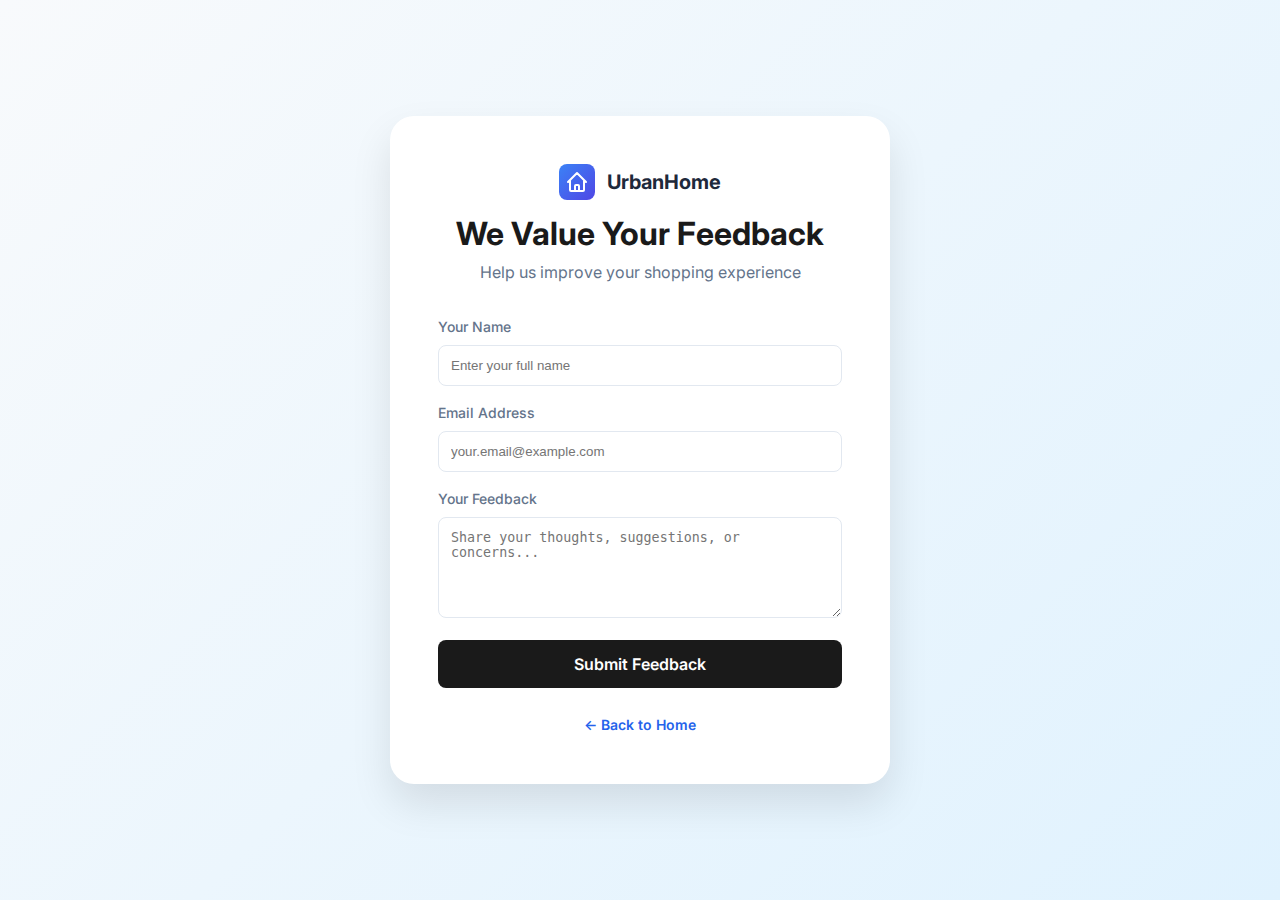
<file: feedback.html>
<!DOCTYPE html>
<html lang="en">
<head>
    <meta charset="UTF-8">
    <meta name="viewport" content="width=device-width, initial-scale=1.0">
    <title>Feedback - UrbanHome Essentials</title>
    <link href="https://fonts.googleapis.com/css2?family=Inter:wght@300;400;500;600;700;800&display=swap" rel="stylesheet">
    <link rel="stylesheet" href="style.css">
    <style>
        .feedback-container {
            min-height: 100vh;
            display: flex;
            align-items: center;
            justify-content: center;
            background: linear-gradient(135deg, #f8fafc, #e0f2fe);
            padding: 2rem;
        }
        .feedback-card {
            background: white;
            border-radius: 1.5rem;
            box-shadow: 0 20px 40px rgba(0,0,0,0.1);
            padding: 3rem;
            max-width: 500px;
            width: 100%;
        }
        .feedback-header {
            text-align: center;
            margin-bottom: 2rem;
        }
        .feedback-header h1 {
            font-size: 2rem;
            color: var(--primary);
            margin-bottom: 0.5rem;
        }
        .feedback-header p {
            color: var(--muted);
        }
        .success-message {
            display: none;
            background: #d1fae5;
            color: #065f46;
            padding: 1rem;
            border-radius: 0.5rem;
            margin-bottom: 1.5rem;
            text-align: center;
            font-weight: 600;
        }
        .success-message.show {
            display: block;
        }
    </style>
</head>
<body>
    <div class="feedback-container">
        <div class="feedback-card fade-in visible">
            <div class="feedback-header">
                <div class="logo" style="justify-content: center; margin-bottom: 1rem;">
                    <div class="logo-icon">
                        <svg class="icon" viewBox="0 0 24 24">
                            <path stroke-linecap="round" stroke-linejoin="round" d="M3 12l2-2m0 0l7-7 7 7M5 10v10a1 1 0 001 1h3m10-11l2 2m-2-2v10a1 1 0 01-1 1h-3m-6 0a1 1 0 001-1v-4a1 1 0 011-1h2a1 1 0 011 1v4a1 1 0 001 1m-6 0h6" />
                        </svg>
                    </div>
                    <span>UrbanHome</span>
                </div>
                <h1>We Value Your Feedback</h1>
                <p>Help us improve your shopping experience</p>
            </div>

            <div id="success-msg" class="success-message">
                ✓ Thank you! Your feedback has been submitted successfully.
            </div>

            <form id="feedback-form" onsubmit="handleFeedback(event)">
                <div class="form-group">
                    <label class="form-label">Your Name</label>
                    <input type="text" id="user-name" class="form-input" placeholder="Enter your full name" required>
                </div>

                <div class="form-group">
                    <label class="form-label">Email Address</label>
                    <input type="email" id="user-email" class="form-input" placeholder="your.email@example.com" required>
                </div>

                <div class="form-group">
                    <label class="form-label">Your Feedback</label>
                    <textarea id="user-feedback" class="form-input" rows="5" placeholder="Share your thoughts, suggestions, or concerns..." required style="resize: vertical;"></textarea>
                </div>

                <button type="submit" class="btn btn-primary w-full">
                    Submit Feedback
                </button>
            </form>

            <div style="text-align: center; margin-top: 1.5rem;">
                <a href="index.html" style="color: var(--brand); font-weight: 600; font-size: 0.875rem;">
                    ← Back to Home
                </a>
            </div>
        </div>
    </div>

    <script>
        function handleFeedback(e) {
            e.preventDefault();
            
            const name = document.getElementById('user-name').value;
            const email = document.getElementById('user-email').value;
            const feedback = document.getElementById('user-feedback').value;

            // Store feedback in localStorage
            const feedbackData = {
                name: name,
                email: email,
                feedback: feedback,
                date: new Date().toISOString()
            };

            // Get existing feedback or create new array
            let allFeedback = JSON.parse(localStorage.getItem('urban_feedback')) || [];
            allFeedback.push(feedbackData);
            localStorage.setItem('urban_feedback', JSON.stringify(allFeedback));

            // Show success message
            document.getElementById('success-msg').classList.add('show');
            
            // Reset form
            document.getElementById('feedback-form').reset();

            // Hide success message after 5 seconds
            setTimeout(() => {
                document.getElementById('success-msg').classList.remove('show');
            }, 5000);
        }
    </script>
</body>
</html>
</file>
<file: style.css>
:root {
	--primary: #1a1a1a;
	--brand: #2563eb;
	--brand-dark: #1e3a8a;
	--text: #1e293b;
	--muted: #64748b;
	--light: #f8fafc;
	--border: #e2e8f0;
	--radius: 0.75rem;
	--container: 1280px;
}
* { box-sizing: border-box; margin: 0; padding: 0; }
html { scroll-behavior: smooth; }
body { font-family: 'Inter', sans-serif; color: var(--text); line-height: 1.5; display: flex; flex-direction: column; min-height: 100vh; position: relative; }
a { text-decoration: none; color: inherit; transition: 0.2s; }
button { font: inherit; cursor: pointer; border: none; background: none; }
img { max-width: 100%; display: block; }
h1, h2, h3, h4, h5 { line-height: 1.1; font-weight: 700; }
.hidden { display: none !important; }

/* --- UTILITIES --- */
.container { max-width: var(--container); margin: 0 auto; padding: 0 1.5rem; }
.flex { display: flex; }
.items-center { align-items: center; }
.justify-between { justify-content: space-between; }
.justify-center { justify-content: center; }
.flex-col { flex-direction: column; }
.text-center { text-align: center; }
.gap-2 { gap: 0.5rem; } .gap-4 { gap: 1rem; }
.mb-2 { margin-bottom: 0.5rem; } .mb-4 { margin-bottom: 1rem; } .mb-8 { margin-bottom: 2rem; }
.mt-4 { margin-top: 1rem; }
.text-brand { color: var(--brand); } .text-muted { color: var(--muted); } .text-white { color: white; }
.text-sm { font-size: 0.875rem; } .text-lg { font-size: 1.125rem; } .font-bold { font-weight: 700; }
.bg-light { background-color: var(--light); }
.w-full { width: 100%; }
        
/* --- ANIMATIONS --- */
.fade-in { opacity: 0; transform: translateY(20px); transition: 0.6s ease-out; }
.fade-in.visible { opacity: 1; transform: translateY(0); }

/* --- COMPONENTS --- */
.btn { display: inline-flex; align-items: center; justify-content: center; padding: 0.75rem 1.5rem; border-radius: 0.5rem; font-weight: 600; gap: 0.5rem; transition: 0.2s; }
.btn-primary { background: var(--primary); color: white; }
.btn-primary:hover { background: #333; transform: translateY(-1px); }
.btn-outline { border: 1px solid var(--border); background: white; }
.btn-outline:hover { background: var(--light); }
.btn-danger { background: #fee2e2; color: #dc2626; }
.btn-danger:hover { background: #fecaca; }
        
.card { background: white; border: 1px solid var(--border); border-radius: var(--radius); overflow: hidden; transition: 0.3s; }
.card:hover { box-shadow: 0 10px 15px -3px rgba(0,0,0,0.1); transform: translateY(-4px); }
        
.icon { width: 24px; height: 24px; stroke: currentColor; fill: none; stroke-width: 2; }
.icon-sm { width: 16px; height: 16px; }

/* --- LAYOUTS --- */
.grid-2 { display: grid; grid-template-columns: 1fr; gap: 2rem; }
.grid-3 { display: grid; grid-template-columns: 1fr; gap: 1.5rem; }
.grid-4 { display: grid; grid-template-columns: 1fr; gap: 1.5rem; }
@media (min-width: 640px) {
	.grid-2 { grid-template-columns: 1fr 1fr; }
	.grid-3 { grid-template-columns: repeat(3, 1fr); }
	.grid-4 { grid-template-columns: repeat(2, 1fr); }
}
@media (min-width: 1024px) {
	.grid-4 { grid-template-columns: repeat(4, 1fr); }
}

/* --- NAVBAR --- */
.navbar { position: fixed; top: 0; width: 100%; height: 80px; background: rgba(255,255,255,0.95); backdrop-filter: blur(10px); border-bottom: 1px solid var(--border); z-index: 100; display: flex; align-items: center; }
.logo { display: flex; align-items: center; gap: 0.75rem; cursor: pointer; font-weight: 700; font-size: 1.25rem; }
.logo-icon { width: 36px; height: 36px; background: linear-gradient(135deg, #3b82f6, #4f46e5); border-radius: 8px; color: white; display: flex; align-items: center; justify-content: center; }
.nav-links { display: flex; gap: 2rem; }
.nav-links a:hover { color: var(--brand); }
.cart-btn { position: relative; }
.cart-badge { position: absolute; top: -5px; right: -5px; background: var(--brand); color: white; font-size: 0.7rem; width: 18px; height: 18px; border-radius: 50%; display: flex; align-items: center; justify-content: center; font-weight: 700; border: 2px solid white; transition: 0.3s; transform: scale(0); }
.cart-badge.show { transform: scale(1); }
        
.mobile-toggle { display: none; }
@media (max-width: 768px) { .nav-links { display: none; } .mobile-toggle { display: block; } }
.mobile-menu { position: absolute; top: 80px; left: 0; width: 100%; background: white; border-bottom: 1px solid var(--border); padding: 1rem; display: none; }
.mobile-menu.open { display: block; }
.mobile-link { display: block; padding: 0.75rem; border-radius: 0.5rem; }
.mobile-link:hover { background: var(--light); color: var(--brand); }

/* --- CART DRAWER --- */
.cart-overlay { position: fixed; inset: 0; background: rgba(0,0,0,0.5); z-index: 200; opacity: 0; pointer-events: none; transition: 0.3s; }
.cart-overlay.open { opacity: 1; pointer-events: auto; }
.cart-drawer { position: fixed; top: 0; right: 0; width: 100%; max-width: 400px; height: 100%; background: white; z-index: 201; transform: translateX(100%); transition: 0.3s cubic-bezier(0.4, 0, 0.2, 1); box-shadow: -5px 0 25px rgba(0,0,0,0.1); display: flex; flex-direction: column; }
.cart-drawer.open { transform: translateX(0); }
.cart-header { padding: 1.5rem; border-bottom: 1px solid var(--border); display: flex; justify-content: space-between; align-items: center; }
.cart-body { flex: 1; overflow-y: auto; padding: 1.5rem; }
.cart-footer { padding: 1.5rem; border-top: 1px solid var(--border); background: var(--light); }
.cart-item { display: flex; gap: 1rem; margin-bottom: 1.5rem; align-items: center; }
.cart-item img { width: 60px; height: 60px; object-fit: cover; border-radius: 0.5rem; }
.cart-item-info { flex: 1; }
.cart-total-row { display: flex; justify-content: space-between; font-size: 1.25rem; font-weight: 700; margin-bottom: 1rem; }

/* --- PAYMENT MODAL --- */
.modal-overlay { position: fixed; inset: 0; background: rgba(0,0,0,0.6); z-index: 300; display: flex; align-items: center; justify-content: center; padding: 1rem; opacity: 0; pointer-events: none; transition: 0.3s; backdrop-filter: blur(4px); }
.modal-overlay.open { opacity: 1; pointer-events: auto; }
.modal { background: white; width: 100%; max-width: 500px; border-radius: 1rem; box-shadow: 0 25px 50px -12px rgba(0,0,0,0.25); overflow: hidden; transform: scale(0.95); transition: 0.3s; }
.modal-overlay.open .modal { transform: scale(1); }
.modal-header { padding: 1.5rem; border-bottom: 1px solid var(--border); display: flex; justify-content: space-between; align-items: center; background: var(--light); }
.modal-body { padding: 2rem; }
.payment-options { display: flex; gap: 1rem; margin-bottom: 1.5rem; }
.payment-option { flex: 1; border: 2px solid var(--border); border-radius: 0.5rem; padding: 1rem; text-align: center; cursor: pointer; transition: 0.2s; }
.payment-option.active { border-color: var(--brand); background: #eff6ff; color: var(--brand); }
.form-group { margin-bottom: 1rem; }
.form-label { display: block; font-size: 0.875rem; font-weight: 500; margin-bottom: 0.5rem; color: var(--muted); }
.form-input { width: 100%; padding: 0.75rem; border: 1px solid var(--border); border-radius: 0.5rem; outline: none; transition: 0.2s; }
.form-input:focus { border-color: var(--brand); box-shadow: 0 0 0 3px rgba(37, 99, 235, 0.1); }
.loading-spinner { border: 3px solid #f3f3f3; border-top: 3px solid var(--brand); border-radius: 50%; width: 20px; height: 20px; animation: spin 1s linear infinite; display: none; }
@keyframes spin { 0% { transform: rotate(0deg); } 100% { transform: rotate(360deg); } }

/* --- HERO --- */
.hero { padding: 140px 0 80px; background: linear-gradient(to bottom, var(--light), white); }
.hero h1 { font-size: 2.5rem; margin-bottom: 1rem; color: var(--primary); }
@media (min-width: 768px) { .hero h1 { font-size: 3.5rem; } }
.hero h1 span { background: -webkit-linear-gradient(45deg, var(--brand), #4f46e5); -webkit-background-clip: text; -webkit-text-fill-color: transparent; }
.hero-img { width: 100%; border-radius: 1.5rem; box-shadow: 0 10px 25px -5px rgba(0,0,0,0.1); }

/* --- SECTIONS --- */
.section { padding: 5rem 0; }
.section-header { display: flex; justify-content: space-between; align-items: end; margin-bottom: 3rem; }
.benefit-card { display: flex; align-items: center; gap: 1rem; }
.benefit-icon { width: 48px; height: 48px; background: var(--light); color: var(--brand); border-radius: 50%; display: flex; align-items: center; justify-content: center; flex-shrink: 0; }

/* --- CATEGORIES --- */
.cat-card { cursor: pointer; }
.cat-img { border-radius: 1rem; overflow: hidden; margin-bottom: 1rem; aspect-ratio: 1; background: var(--light); }
.cat-img img { width: 100%; height: 100%; object-fit: cover; transition: 0.5s; }
.cat-card:hover img { transform: scale(1.05); }

/* --- PRODUCTS --- */
.prod-img { position: relative; aspect-ratio: 4/5; background: #f1f5f9; overflow: hidden; }
.prod-img img { width: 100%; height: 100%; object-fit: cover; transition: 0.5s; }
.card:hover .prod-img img { transform: scale(1.05); }
.badge { position: absolute; top: 10px; left: 10px; color: white; padding: 4px 8px; border-radius: 4px; font-size: 0.75rem; font-weight: 700; }
.prod-details { padding: 1rem; }
.prod-price { display: flex; justify-content: space-between; align-items: center; margin: 0.5rem 0 1rem; }
.price-now { font-size: 1.125rem; font-weight: 700; }
.price-old { text-decoration: line-through; color: var(--muted); font-size: 0.875rem; margin-left: 0.5rem; }

/* --- SALE --- */
.sale-section { background: linear-gradient(135deg, var(--brand), #4338ca); color: white; padding: 6rem 0; position: relative; overflow: hidden; }
.timer-box { background: rgba(255,255,255,0.1); border: 1px solid rgba(255,255,255,0.2); padding: 1rem; border-radius: 1rem; text-align: center; min-width: 80px; }
.timer-val { font-size: 2rem; font-weight: 800; display: block; }
.timer-label { font-size: 0.75rem; text-transform: uppercase; opacity: 0.8; }

/* --- ABOUT --- */
.about-grid { align-items: center; }
.stat-item { padding: 1rem; }
.stat-val { font-size: 2rem; font-weight: 800; color: var(--primary); display: block; }

/* --- DETAIL VIEW --- */
#detail-view { padding-top: 120px; padding-bottom: 5rem; }
.detail-banner { height: 300px; border-radius: 1.5rem; overflow: hidden; position: relative; margin-bottom: 3rem; }
.detail-banner img { width: 100%; height: 100%; object-fit: cover; }
.detail-overlay { position: absolute; inset: 0; background: linear-gradient(to top, rgba(0,0,0,0.7), transparent); display: flex; align-items: end; padding: 2rem; color: white; }
.list-item { background: white; padding: 1rem; border: 1px solid var(--border); border-radius: 0.75rem; display: flex; justify-content: space-between; margin-bottom: 1rem; }

/* --- ORDERS --- */
.order-card { padding: 2rem; }
.order-header { border-bottom: 1px solid var(--border); padding-bottom: 1rem; }
.order-items { margin-top: 1.5rem; }
.order-item-img { border: 1px solid var(--border); }

/* --- FOOTER --- */
.footer { background: linear-gradient(135deg, #4f46e5, #1d4ed8); color: white; padding: 5rem 0 2rem; margin-top: auto; }
.footer-bottom { border-top: 1px solid rgba(255,255,255,0.2); padding-top: 2rem; margin-top: 4rem; display: flex; justify-content: space-between; flex-wrap: wrap; gap: 1rem; }
.sub-form { display: flex; gap: 0.5rem; max-width: 400px; margin: 0 auto; }
.sub-input { flex: 1; padding: 0.75rem; border-radius: 0.5rem; border: none; outline: none; }

/* --- UTILITY CLASSES --- */
.btn-sm { padding: 0.5rem 1rem; font-size: 0.875rem; }
</file>
